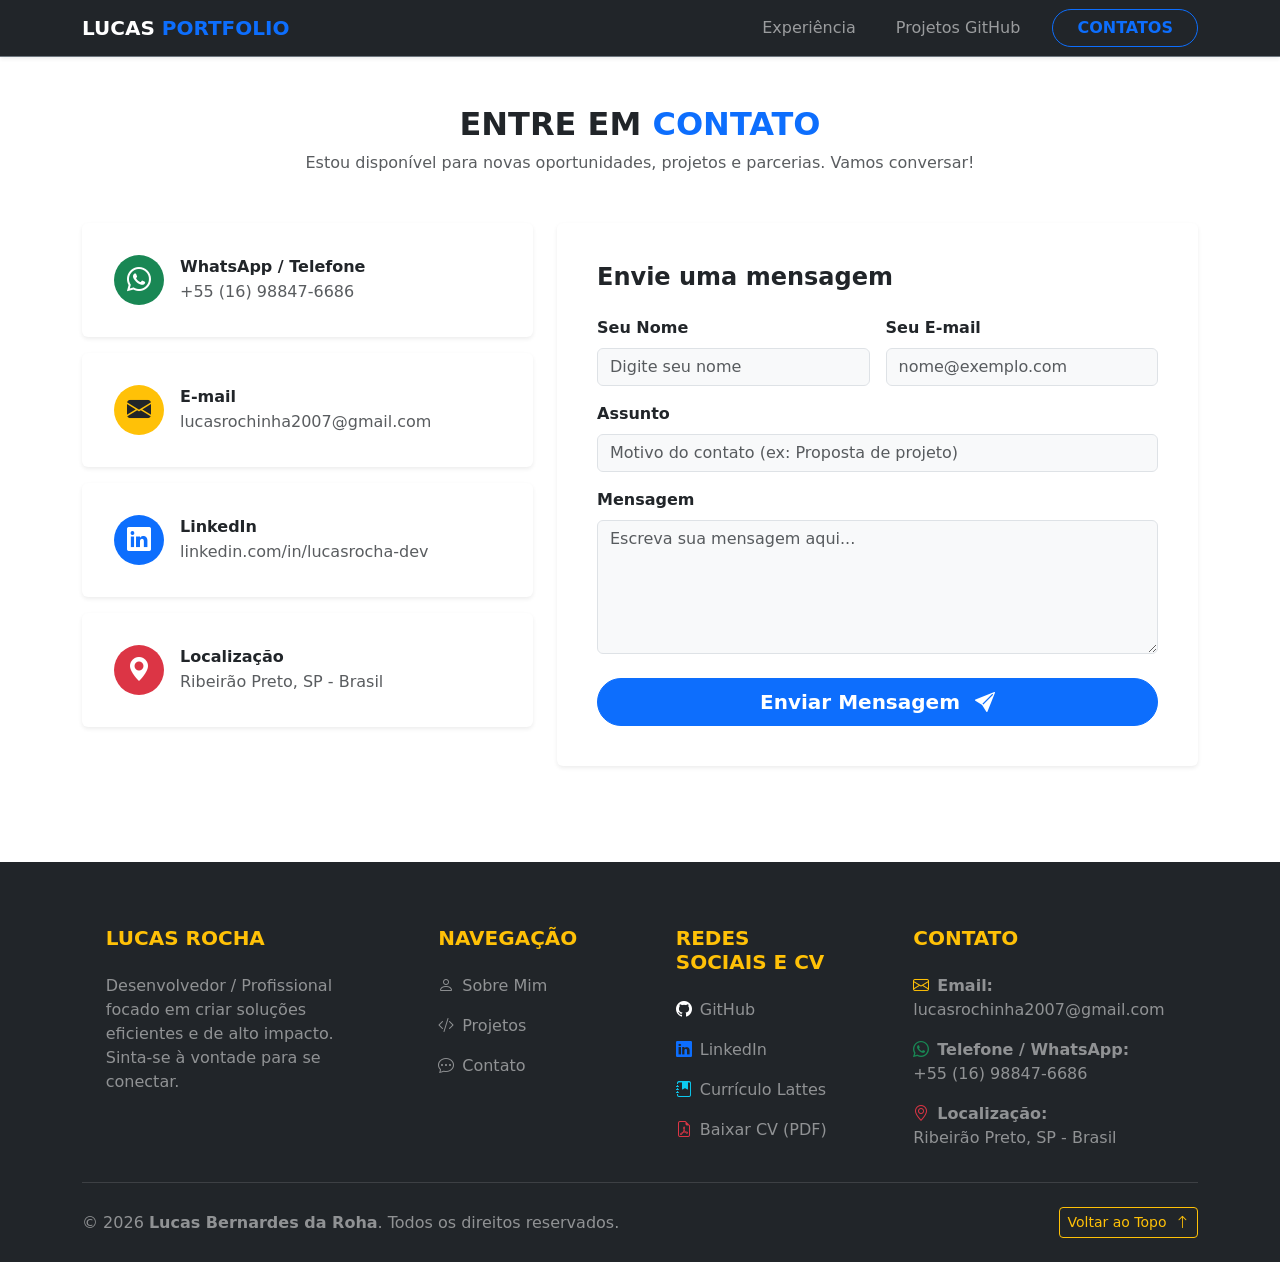
<file: contatos.html>
<!DOCTYPE html>
<html lang="pt-BR">

<head>
    <meta charset="UTF-8">
    <meta name="viewport" content="width=device-width, initial-scale=1.0">
    <title>Portfolio Lucas Bernardes da Rocha</title>

    <link rel="stylesheet" href="https://cdn.jsdelivr.net/npm/bootstrap-icons@1.11.3/font/bootstrap-icons.min.css">

    <!-- CSS do Bootstrap 5 via CDN -->
    <link href="https://cdn.jsdelivr.net/npm/bootstrap@5.3.3/dist/css/bootstrap.min.css" rel="stylesheet">
</head>

<body class="d-flex flex-column min-vh-100">
    <header class="navbar navbar-expand-md navbar-dark bg-dark border-bottom border-secondary sticky-top shadow-sm">
        <div class="container">

            <a href="index.html" class="navbar-brand fw-bold text-uppercase fs-5">
                Lucas <span class="text-primary">Portfolio</span>
            </a>


            <button class="navbar-toggler border-0" type="button" data-bs-toggle="collapse" data-bs-target="#navMenu"
                aria-controls="navMenu" aria-expanded="false" aria-label="Alternar navegação">
                <span class="navbar-toggler-icon"></span>
            </button>


            <div class="collapse navbar-collapse" id="navMenu">
                <ul class="navbar-nav ms-auto align-items-center gap-2 mt-3 mt-md-0">
                    <li class="nav-item">
                        <a href="experiencia.html" class="nav-link px-3 fw-medium">Experiência</a>
                    </li>
                    <li class="nav-item">
                        <a href="projetos.html" class="nav-link px-3 fw-medium">Projetos GitHub</a>
                    </li>
                    <li class="nav-item ms-md-2">
                        <a href="contatos.html"
                            class="btn btn-outline-primary rounded-pill px-4 fw-semibold text-uppercase">Contatos</a>
                    </li>
                </ul>
            </div>
        </div>
    </header>

    <!-- Conteúdo principal -->
    <main class="flex-grow-1 container my-5">
        <!-- Título da Seção -->
        <div class="text-center mb-5">
            <h2 class="fw-bold text-uppercase">Entre em <span class="text-primary">Contato</span></h2>
            <p class="text-muted">Estou disponível para novas oportunidades, projetos e parcerias. Vamos conversar!</p>
        </div>

        <div class="row g-4">
            <!-- Coluna da Esquerda: Cards de Informações de Contato -->
            <div class="col-lg-5">
                <div class="d-flex flex-column gap-3">

                    <!-- WhatsApp -->
                    <div class="card border-0 shadow-sm p-3">
                        <div class="card-body d-flex align-items-center gap-3">
                            <div class="bg-success text-white rounded-circle p-3 d-flex align-items-center justify-content-center"
                                style="width: 50px; height: 50px;">
                                <i class="bi bi-whatsapp fs-4"></i>
                            </div>
                            <div>
                                <h6 class="fw-bold mb-1">WhatsApp / Telefone</h6>
                                <a href="https://wa.me/5516988476686" target="_blank" rel="noopener noreferrer"
                                    class="text-decoration-none text-muted">
                                    +55 (16) 98847-6686
                                </a>
                            </div>
                        </div>
                    </div>

                    <!-- E-mail -->
                    <div class="card border-0 shadow-sm p-3">
                        <div class="card-body d-flex align-items-center gap-3">
                            <div class="bg-warning text-dark rounded-circle p-3 d-flex align-items-center justify-content-center"
                                style="width: 50px; height: 50px;">
                                <i class="bi bi-envelope-fill fs-4"></i>
                            </div>
                            <div>
                                <h6 class="fw-bold mb-1">E-mail</h5>
                                    <a href="mailto:lucasrochinha2007@gmail.com"
                                        class="text-decoration-none text-muted">
                                        lucasrochinha2007@gmail.com
                                    </a>
                            </div>
                        </div>
                    </div>

                    <!-- LinkedIn -->
                    <div class="card border-0 shadow-sm p-3">
                        <div class="card-body d-flex align-items-center gap-3">
                            <div class="bg-primary text-white rounded-circle p-3 d-flex align-items-center justify-content-center"
                                style="width: 50px; height: 50px;">
                                <i class="bi bi-linkedin fs-4"></i>
                            </div>
                            <div>
                                <h6 class="fw-bold mb-1">LinkedIn</h6>
                                <a href="https://br.linkedin.com/in/lucasrocha-dev" target="_blank"
                                    rel="noopener noreferrer" class="text-decoration-none text-muted">
                                    linkedin.com/in/lucasrocha-dev
                                </a>
                            </div>
                        </div>
                    </div>

                    <!-- Localização -->
                    <div class="card border-0 shadow-sm p-3">
                        <div class="card-body d-flex align-items-center gap-3">
                            <div class="bg-danger text-white rounded-circle p-3 d-flex align-items-center justify-content-center"
                                style="width: 50px; height: 50px;">
                                <i class="bi bi-geo-alt-fill fs-4"></i>
                            </div>
                            <div>
                                <h6 class="fw-bold mb-1">Localização</h6>
                                <span class="text-muted">Ribeirão Preto, SP - Brasil</span>
                            </div>
                        </div>
                    </div>

                </div>
            </div>

            <!-- Coluna da Direita: Formulário de Mensagem Direta -->
            <div class="col-lg-7">
                <div class="card border-0 shadow-sm p-4 h-100">
                    <div class="card-body">
                        <h4 class="fw-bold mb-4">Envie uma mensagem</h4>

                        <form action="https://api.web3forms.com/submit" method="POST">
                            <input type="hidden" name="access_key" value="f9c6424a-62c4-4c64-a018-8a9c23be7224">
                            <div class="row g-3">
                                <div class="col-md-6">
                                    <label for="nome" class="form-label fw-semibold">Seu Nome</label>
                                    <input type="text" class="form-control bg-light" id="nome" name="Nome"
                                        placeholder="Digite seu nome" required>
                                </div>

                                <div class="col-md-6">
                                    <label for="email" class="form-label fw-semibold">Seu E-mail</label>
                                    <input type="email" class="form-control bg-light" id="email" name="Email"
                                        placeholder="nome@exemplo.com" required>
                                </div>

                                <div class="col-12">
                                    <label for="assunto" class="form-label fw-semibold">Assunto</label>
                                    <input type="text" class="form-control bg-light" id="assunto" name="Assunto"
                                        placeholder="Motivo do contato (ex: Proposta de projeto)" required>
                                </div>

                                <div class="col-12">
                                    <label for="mensagem" class="form-label fw-semibold">Mensagem</label>
                                    <textarea class="form-control bg-light" id="mensagem" name="Mensagem" rows="5"
                                        placeholder="Escreva sua mensagem aqui..." required></textarea>
                                </div>

                                <div class="col-12 mt-4">
                                    <button type="submit"
                                        class="btn btn-primary btn-lg rounded-pill px-5 w-100 fw-semibold">
                                        Enviar Mensagem <i class="bi bi-send-fill ms-2"></i>
                                    </button>
                                </div>
                            </div>
                        </form>
                    </div>
                </div>
            </div>

        </div>
    </main>
    <footer class="bg-dark text-white pt-5 pb-4 mt-5">
        <div class="container text-center text-md-start">
            <div class="row text-center text-md-start">

                <div class="col-md-4 col-lg-4 col-xl-3 mx-auto mt-3">
                    <h5 class="text-uppercase mb-4 fw-bold text-warning">Lucas Rocha
                    </h5>
                    <p class="text-white-50">
                        Desenvolvedor / Profissional focado em criar soluções eficientes e de alto impacto. Sinta-se à
                        vontade para se conectar.
                    </p>
                </div>

                <div class="col-md-2 col-lg-2 col-xl-2 mx-auto mt-3">
                    <h5 class="text-uppercase mb-4 fw-bold text-warning">Navegação</h5>
                    <p>
                        <a href="index.html" class="text-white-50 text-decoration-none">
                            <i class="bi bi-person me-2"></i>Sobre Mim
                        </a>
                    </p>
                    <p>
                        <a href="projetos.html" class="text-white-50 text-decoration-none">
                            <i class="bi bi-code-slash me-2"></i>Projetos
                        </a>
                    </p>
                    <p>
                        <a href="contatos.html" class="text-white-50 text-decoration-none">
                            <i class="bi bi-chat-dots me-2"></i>Contato
                        </a>
                    </p>
                </div>

                <div class="col-md-3 col-lg-2 col-xl-2 mx-auto mt-3">
                    <h5 class="text-uppercase mb-4 fw-bold text-warning">Redes sociais e cv</h5>

                    <!-- GitHub -->
                    <p>
                        <a href="https://github.com/Luc4sR0cha" target="_blank" rel="noopener noreferrer"
                            class="text-white-50 text-decoration-none">
                            <i class="bi bi-github me-2 text-white"></i>GitHub
                        </a>
                    </p>

                    <!-- LinkedIn -->
                    <p>
                        <a href="https://br.linkedin.com/in/lucasrocha-dev" target="_blank" rel="noopener noreferrer"
                            class="text-white-50 text-decoration-none">
                            <i class="bi bi-linkedin me-2 text-primary"></i>LinkedIn
                        </a>
                    </p>

                    <!-- Currículo Lattes -->
                    <p>
                        <a href="http://lattes.cnpq.br/5016628602540425" target="_blank" rel="noopener noreferrer"
                            class="text-white-50 text-decoration-none">
                            <i class="bi bi-journal-bookmark-fill me-2 text-info"></i>Currículo Lattes
                        </a>
                    </p>

                    <!-- Portfólio / Resumo em PDF -->
                    <p>
                        <a href="Curriculo_Lucas_Rocha.pdf" target="_blank" class="text-white-50 text-decoration-none">
                            <i class="bi bi-file-earmark-pdf me-2 text-danger"></i>Baixar CV (PDF)
                        </a>
                    </p>
                </div>

                <!-- Coluna 4: Contato Direto -->
                <div class="col-md-4 col-lg-3 col-xl-3 mx-auto mt-3">
                    <h5 class="text-uppercase mb-4 fw-bold text-warning">Contato</h5>

                    <!-- E-mail -->
                    <p class="text-white-50">
                        <i class="bi bi-envelope me-2 text-warning"></i><strong>Email:</strong><br>
                        <a href="mailto:lucasrochinha2007@gmail.com" class="text-white-50 text-decoration-none">
                            lucasrochinha2007@gmail.com
                        </a>
                    </p>

                    <!-- WhatsApp / Telefone -->
                    <p class="text-white-50">
                        <i class="bi bi-whatsapp me-2 text-success"></i><strong>Telefone / WhatsApp:</strong><br>
                        <a href="https://wa.me/5516988476686" target="_blank" rel="noopener noreferrer"
                            class="text-white-50 text-decoration-none">
                            +55 (16) 98847-6686
                        </a>
                    </p>

                    <!-- Localização -->
                    <p class="text-white-50 mb-0">
                        <i class="bi bi-geo-alt me-2 text-danger"></i><strong>Localização:</strong><br>
                        Ribeirão Preto, SP - Brasil
                    </p>
                </div>

            </div>

            <hr class="mb-4 mt-4 text-white-50">

            <div class="row align-items-center">
                <div class="col-md-7 col-lg-8">
                    <p class="text-white-50 mb-0">
                        &copy; 2026 <strong>Lucas Bernardes da Roha</strong>. Todos os direitos reservados.
                    </p>
                </div>

                <div class="col-md-5 col-lg-4 text-center text-md-end mt-3 mt-md-0">
                    <a href="" class="btn btn-outline-warning btn-sm">
                        Voltar ao Topo <i class="bi bi-arrow-up ms-1"></i>
                    </a>
                </div>
            </div>

        </div>
    </footer>



    <!-- JS do Bootstrap 5 (inclui Popper para Modais, Dropdowns e Tooltips) -->
    <script src="https://cdn.jsdelivr.net/npm/bootstrap@5.3.3/dist/js/bootstrap.bundle.min.js"></script>
</body>

</html>
</file>
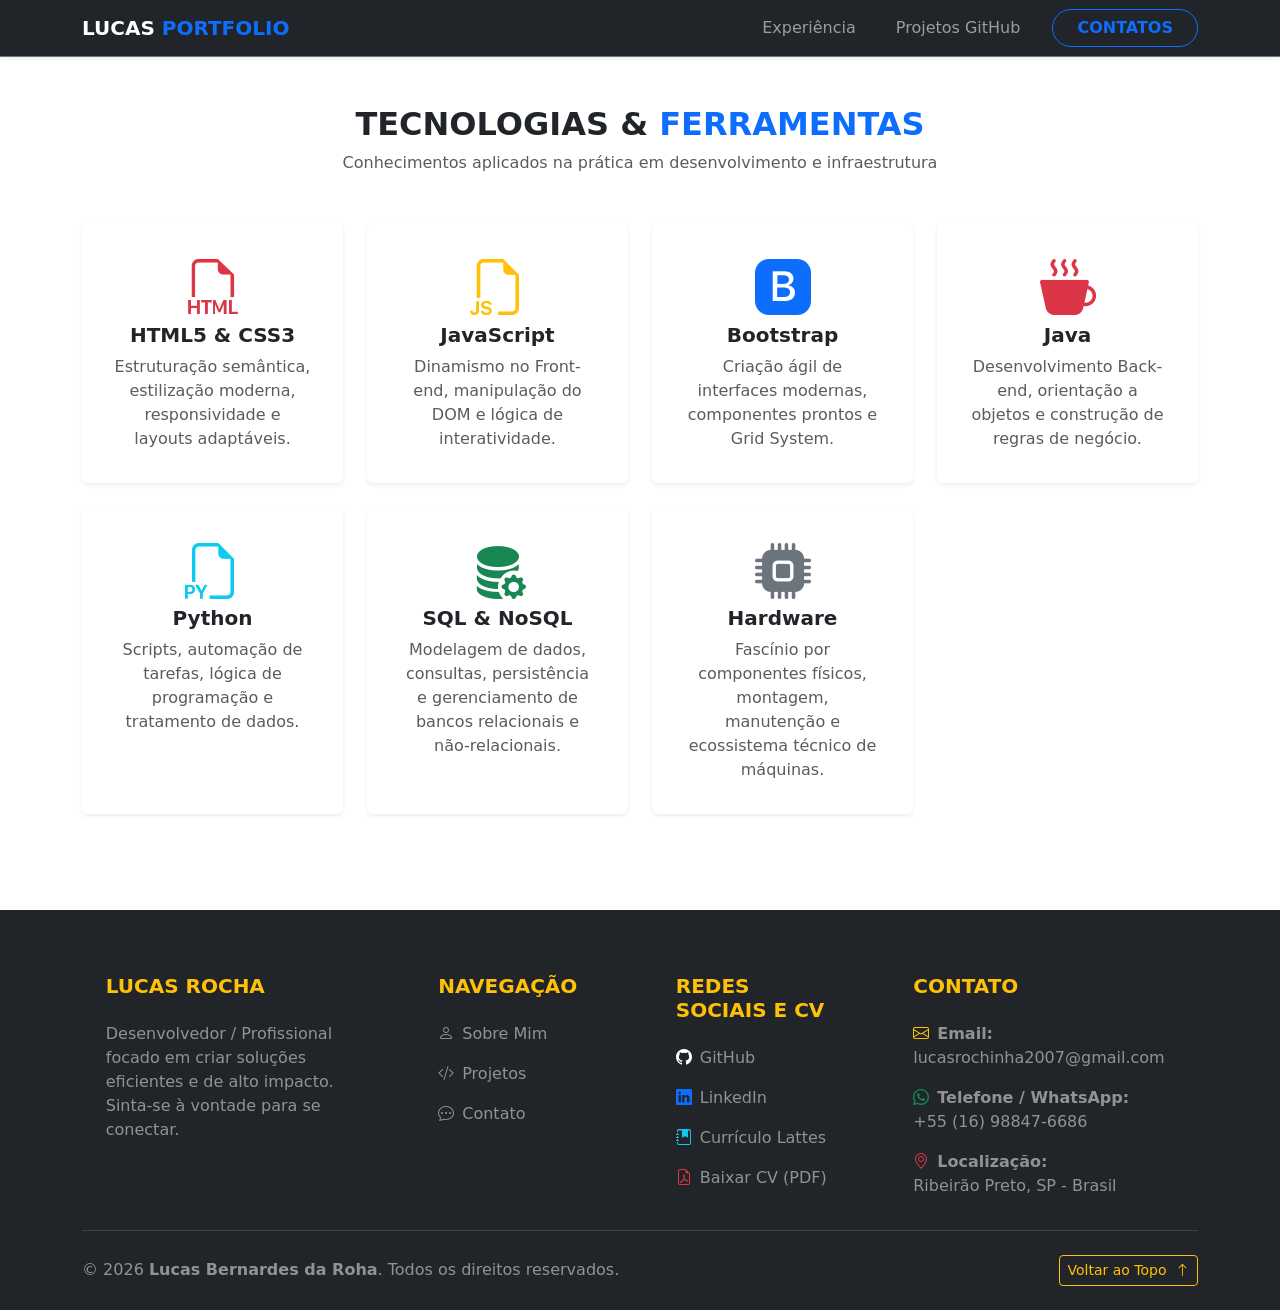
<file: experiencia.html>
<!DOCTYPE html>
<html lang="pt-BR">

<head>
    <!-- Contato, links para portfólio e 
   GitHub, resumo técnico direto, habilidades divididas por categorias, 
   experiências com foco em impacto, e formação ou cursos -->
    <meta charset="UTF-8">
    <meta name="viewport" content="width=device-width, initial-scale=1.0">
    <title>Portfolio Lucas Bernardes da Rocha</title>

    <link rel="stylesheet" href="https://cdn.jsdelivr.net/npm/bootstrap-icons@1.11.3/font/bootstrap-icons.min.css">

    <!-- CSS do Bootstrap 5 via CDN -->
    <link href="https://cdn.jsdelivr.net/npm/bootstrap@5.3.3/dist/css/bootstrap.min.css" rel="stylesheet">
</head>

<body class="d-flex flex-column min-vh-100">
    <header class="navbar navbar-expand-md navbar-dark bg-dark border-bottom border-secondary sticky-top shadow-sm">
        <div class="container">

            <a href="index.html" class="navbar-brand fw-bold text-uppercase fs-5">
                Lucas <span class="text-primary">Portfolio</span>
            </a>


            <button class="navbar-toggler border-0" type="button" data-bs-toggle="collapse" data-bs-target="#navMenu"
                aria-controls="navMenu" aria-expanded="false" aria-label="Alternar navegação">
                <span class="navbar-toggler-icon"></span>
            </button>


            <div class="collapse navbar-collapse" id="navMenu">
                <ul class="navbar-nav ms-auto align-items-center gap-2 mt-3 mt-md-0">
                    <li class="nav-item">
                        <a href="experiencia.html" class="nav-link px-3 fw-medium">Experiência</a>
                    </li>
                    <li class="nav-item">
                        <a href="projetos.html" class="nav-link px-3 fw-medium">Projetos GitHub</a>
                    </li>
                    <li class="nav-item ms-md-2">
                        <a href="contatos.html"
                            class="btn btn-outline-primary rounded-pill px-4 fw-semibold text-uppercase">Contatos</a>
                    </li>
                </ul>
            </div>
        </div>
    </header>

    <main class="flex-grow-1 container my-5">
        <!-- Título da Seção -->
        <div class="text-center mb-5">
            <h2 class="fw-bold text-uppercase">Tecnologias & <span class="text-primary">Ferramentas</span></h2>
            <p class="text-muted">Conhecimentos aplicados na prática em desenvolvimento e infraestrutura</p>
        </div>

        <!-- Grid de Cards -->
        <div class="row row-cols-1 row-cols-md-2 row-cols-lg-4 g-4">

            <!-- Card HTML5 & CSS3 -->
            <div class="col">
                <div class="card h-100 border-0 shadow-sm text-center p-3">
                    <div class="card-body">
                        <i class="bi bi-filetype-html display-4 text-danger mb-3"></i>
                        <h5 class="card-title fw-bold">HTML5 & CSS3</h5>
                        <p class="card-text text-muted fs-6">Estruturação semântica, estilização moderna, responsividade
                            e layouts adaptáveis.</p>
                    </div>
                </div>
            </div>

            <!-- Card JavaScript -->
            <div class="col">
                <div class="card h-100 border-0 shadow-sm text-center p-3">
                    <div class="card-body">
                        <i class="bi bi-filetype-js display-4 text-warning mb-3"></i>
                        <h5 class="card-title fw-bold">JavaScript</h5>
                        <p class="card-text text-muted fs-6">Dinamismo no Front-end, manipulação do DOM e lógica de
                            interatividade.</p>
                    </div>
                </div>
            </div>

            <!-- Card Bootstrap -->
            <div class="col">
                <div class="card h-100 border-0 shadow-sm text-center p-3">
                    <div class="card-body">
                        <i class="bi bi-bootstrap-fill display-4 text-primary mb-3"></i>
                        <h5 class="card-title fw-bold">Bootstrap</h5>
                        <p class="card-text text-muted fs-6">Criação ágil de interfaces modernas, componentes prontos e
                            Grid System.</p>
                    </div>
                </div>
            </div>

            <!-- Card Java -->
            <div class="col">
                <div class="card h-100 border-0 shadow-sm text-center p-3">
                    <div class="card-body">
                        <i class="bi bi-cup-hot-fill display-4 text-danger mb-3"></i>
                        <h5 class="card-title fw-bold">Java</h5>
                        <p class="card-text text-muted fs-6">Desenvolvimento Back-end, orientação a objetos e construção
                            de regras de negócio.</p>
                    </div>
                </div>
            </div>

            <!-- Card Python -->
            <div class="col">
                <div class="card h-100 border-0 shadow-sm text-center p-3">
                    <div class="card-body">
                        <i class="bi bi-filetype-py display-4 text-info mb-3"></i>
                        <h5 class="card-title fw-bold">Python</h5>
                        <p class="card-text text-muted fs-6">Scripts, automação de tarefas, lógica de programação e
                            tratamento de dados.</p>
                    </div>
                </div>
            </div>

            <!-- Card SQL & NoSQL -->
            <div class="col">
                <div class="card h-100 border-0 shadow-sm text-center p-3">
                    <div class="card-body">
                        <i class="bi bi-database-fill-gear display-4 text-success mb-3"></i>
                        <h5 class="card-title fw-bold">SQL & NoSQL</h5>
                        <p class="card-text text-muted fs-6">Modelagem de dados, consultas, persistência e gerenciamento
                            de bancos relacionais e não-relacionais.</p>
                    </div>
                </div>
            </div>

            <!-- Card Hardware -->
            <div class="col">
                <div class="card h-100 border-0 shadow-sm text-center p-3">
                    <div class="card-body">
                        <i class="bi bi-cpu-fill display-4 text-secondary mb-3"></i>
                        <h5 class="card-title fw-bold">Hardware</h5>
                        <p class="card-text text-muted fs-6">Fascínio por componentes físicos, montagem, manutenção e
                            ecossistema técnico de máquinas.</p>
                    </div>
                </div>
            </div>

        </div>
    </main>

    <footer class="bg-dark text-white pt-5 pb-4 mt-5">
        <div class="container text-center text-md-start">
            <div class="row text-center text-md-start">

                <div class="col-md-4 col-lg-4 col-xl-3 mx-auto mt-3">
                    <h5 class="text-uppercase mb-4 fw-bold text-warning">Lucas Rocha
                    </h5>
                    <p class="text-white-50">
                        Desenvolvedor / Profissional focado em criar soluções eficientes e de alto impacto. Sinta-se à
                        vontade para se conectar.
                    </p>
                </div>

                <div class="col-md-2 col-lg-2 col-xl-2 mx-auto mt-3">
                    <h5 class="text-uppercase mb-4 fw-bold text-warning">Navegação</h5>
                    <p>
                        <a href="index.html" class="text-white-50 text-decoration-none">
                            <i class="bi bi-person me-2"></i>Sobre Mim
                        </a>
                    </p>
                    <p>
                        <a href="projetos.html" class="text-white-50 text-decoration-none">
                            <i class="bi bi-code-slash me-2"></i>Projetos
                        </a>
                    </p>
                    <p>
                        <a href="contatos.html" class="text-white-50 text-decoration-none">
                            <i class="bi bi-chat-dots me-2"></i>Contato
                        </a>
                    </p>
                </div>

                <div class="col-md-3 col-lg-2 col-xl-2 mx-auto mt-3">
                    <h5 class="text-uppercase mb-4 fw-bold text-warning">Redes sociais e cv</h5>

                    <!-- GitHub -->
                    <p>
                        <a href="https://github.com/Luc4sR0cha" target="_blank" rel="noopener noreferrer"
                            class="text-white-50 text-decoration-none">
                            <i class="bi bi-github me-2 text-white"></i>GitHub
                        </a>
                    </p>

                    <!-- LinkedIn -->
                    <p>
                        <a href="https://br.linkedin.com/in/lucasrocha-dev" target="_blank" rel="noopener noreferrer"
                            class="text-white-50 text-decoration-none">
                            <i class="bi bi-linkedin me-2 text-primary"></i>LinkedIn
                        </a>
                    </p>

                    <!-- Currículo Lattes -->
                    <p>
                        <a href="http://lattes.cnpq.br/5016628602540425" target="_blank" rel="noopener noreferrer"
                            class="text-white-50 text-decoration-none">
                            <i class="bi bi-journal-bookmark-fill me-2 text-info"></i>Currículo Lattes
                        </a>
                    </p>

                    <!-- Portfólio / Resumo em PDF -->
                    <p>
                        <a href="Curriculo_Lucas_Rocha.pdf" target="_blank" class="text-white-50 text-decoration-none">
                            <i class="bi bi-file-earmark-pdf me-2 text-danger"></i>Baixar CV (PDF)
                        </a>
                    </p>
                </div>

                <!-- Coluna 4: Contato Direto -->
                <div class="col-md-4 col-lg-3 col-xl-3 mx-auto mt-3">
                    <h5 class="text-uppercase mb-4 fw-bold text-warning">Contato</h5>

                    <!-- E-mail -->
                    <p class="text-white-50">
                        <i class="bi bi-envelope me-2 text-warning"></i><strong>Email:</strong><br>
                        <a href="mailto:lucasrochinha2007@gmail.com" class="text-white-50 text-decoration-none">
                            lucasrochinha2007@gmail.com
                        </a>
                    </p>

                    <!-- WhatsApp / Telefone -->
                    <p class="text-white-50">
                        <i class="bi bi-whatsapp me-2 text-success"></i><strong>Telefone / WhatsApp:</strong><br>
                        <a href="https://wa.me/5516988476686" target="_blank" rel="noopener noreferrer"
                            class="text-white-50 text-decoration-none">
                            +55 (16) 98847-6686
                        </a>
                    </p>

                    <!-- Localização -->
                    <p class="text-white-50 mb-0">
                        <i class="bi bi-geo-alt me-2 text-danger"></i><strong>Localização:</strong><br>
                        Ribeirão Preto, SP - Brasil
                    </p>
                </div>

            </div>

            <hr class="mb-4 mt-4 text-white-50">

            <div class="row align-items-center">
                <div class="col-md-7 col-lg-8">
                    <p class="text-white-50 mb-0">
                        &copy; 2026 <strong>Lucas Bernardes da Roha</strong>. Todos os direitos reservados.
                    </p>
                </div>

                <div class="col-md-5 col-lg-4 text-center text-md-end mt-3 mt-md-0">
                    <a href="" class="btn btn-outline-warning btn-sm">
                        Voltar ao Topo <i class="bi bi-arrow-up ms-1"></i>
                    </a>
                </div>
            </div>

        </div>
    </footer>



    <!-- JS do Bootstrap 5 (inclui Popper para Modais, Dropdowns e Tooltips) -->
    <script src="https://cdn.jsdelivr.net/npm/bootstrap@5.3.3/dist/js/bootstrap.bundle.min.js"></script>
</body>

</html>
</file>
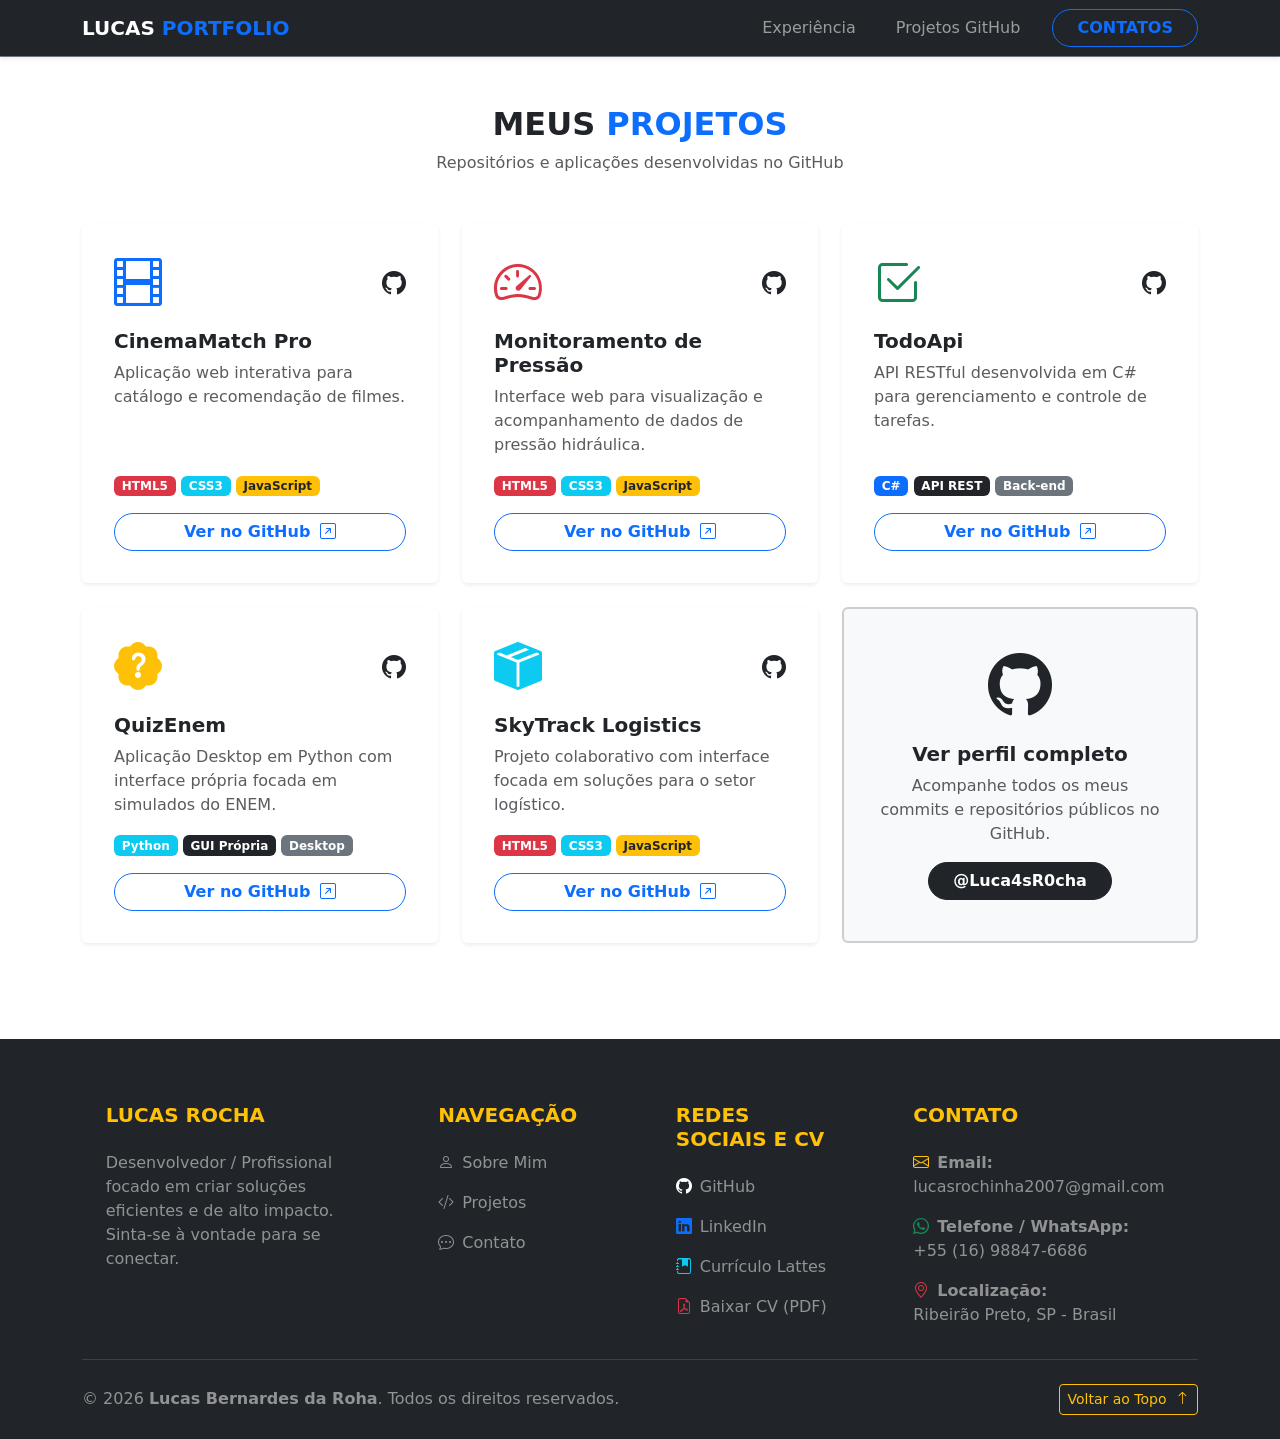
<file: projetos.html>
<!DOCTYPE html>
<html lang="pt-BR">

<head>
    <!-- Contato, links para portfólio e 
   GitHub, resumo técnico direto, habilidades divididas por categorias, 
   experiências com foco em impacto, e formação ou cursos -->
    <meta charset="UTF-8">
    <meta name="viewport" content="width=device-width, initial-scale=1.0">
    <title>Portfolio Lucas Bernardes da Rocha</title>

    <link rel="stylesheet" href="https://cdn.jsdelivr.net/npm/bootstrap-icons@1.11.3/font/bootstrap-icons.min.css">

    <!-- CSS do Bootstrap 5 via CDN -->
    <link href="https://cdn.jsdelivr.net/npm/bootstrap@5.3.3/dist/css/bootstrap.min.css" rel="stylesheet">
</head>

<body class="d-flex flex-column min-vh-100">
    <header class="navbar navbar-expand-md navbar-dark bg-dark border-bottom border-secondary sticky-top shadow-sm">
        <div class="container">

            <a href="index.html" class="navbar-brand fw-bold text-uppercase fs-5">
                Lucas <span class="text-primary">Portfolio</span>
            </a>


            <button class="navbar-toggler border-0" type="button" data-bs-toggle="collapse" data-bs-target="#navMenu"
                aria-controls="navMenu" aria-expanded="false" aria-label="Alternar navegação">
                <span class="navbar-toggler-icon"></span>
            </button>


            <div class="collapse navbar-collapse" id="navMenu">
                <ul class="navbar-nav ms-auto align-items-center gap-2 mt-3 mt-md-0">
                    <li class="nav-item">
                        <a href="experiencia.html" class="nav-link px-3 fw-medium">Experiência</a>
                    </li>
                    <li class="nav-item">
                        <a href="projetos.html" class="nav-link px-3 fw-medium">Projetos GitHub</a>
                    </li>
                    <li class="nav-item ms-md-2">
                        <a href="contatos.html"
                            class="btn btn-outline-primary rounded-pill px-4 fw-semibold text-uppercase">Contatos</a>
                    </li>
                </ul>
            </div>
        </div>
    </header>

    <!-- Conteúdo principal -->
    <main class="flex-grow-1 container my-5">
        <div class="text-center mb-5">
            <h2 class="fw-bold text-uppercase">Meus <span class="text-primary">Projetos</span></h2>
            <p class="text-muted">Repositórios e aplicações desenvolvidas no GitHub</p>
        </div>

        <div class="row row-cols-1 row-cols-md-2 row-cols-lg-3 g-4">

            <!-- Projeto 1: CinemaMatch Pro -->
            <div class="col">
                <div class="card h-100 border-0 shadow-sm p-3">
                    <div class="card-body d-flex flex-column">
                        <div class="d-flex justify-content-between align-items-center mb-3">
                            <i class="bi bi-film display-5 text-primary"></i>
                            <a href="https://github.com/Luca4sR0cha/CINEMAMATCH_PRO" target="_blank"
                                rel="noopener noreferrer" class="text-dark fs-4">
                                <i class="bi bi-github"></i>
                            </a>
                        </div>
                        <h5 class="card-title fw-bold">CinemaMatch Pro</h5>
                        <p class="card-text text-muted flex-grow-1">Aplicação web interativa para catálogo e
                            recomendação de filmes.</p>
                        <div class="mb-3">
                            <span class="badge text-bg-danger">HTML5</span>
                            <span class="badge text-bg-info text-white">CSS3</span>
                            <span class="badge text-bg-warning text-dark">JavaScript</span>
                        </div>
                        <a href="https://github.com/Luca4sR0cha/CINEMAMATCH_PRO" target="_blank"
                            rel="noopener noreferrer" class="btn btn-outline-primary w-100 rounded-pill fw-semibold">
                            Ver no GitHub <i class="bi bi-arrow-up-right-square ms-1"></i>
                        </a>
                    </div>
                </div>
            </div>

            <!-- Projeto 2: Sistema de Monitoramento de Pressão Hidráulica -->
            <div class="col">
                <div class="card h-100 border-0 shadow-sm p-3">
                    <div class="card-body d-flex flex-column">
                        <div class="d-flex justify-content-between align-items-center mb-3">
                            <i class="bi bi-speedometer2 display-5 text-danger"></i>
                            <a href="https://github.com/Luca4sR0cha/Sistema_de_Monitoramento_de_Pressao_Hidraulica"
                                target="_blank" rel="noopener noreferrer" class="text-dark fs-4">
                                <i class="bi bi-github"></i>
                            </a>
                        </div>
                        <h5 class="card-title fw-bold">Monitoramento de Pressão</h5>
                        <p class="card-text text-muted flex-grow-1">Interface web para visualização e acompanhamento de
                            dados de pressão hidráulica.</p>
                        <div class="mb-3">
                            <span class="badge text-bg-danger">HTML5</span>
                            <span class="badge text-bg-info text-white">CSS3</span>
                            <span class="badge text-bg-warning text-dark">JavaScript</span>
                        </div>
                        <a href="https://github.com/Luca4sR0cha/Sistema_de_Monitoramento_de_Pressao_Hidraulica"
                            target="_blank" rel="noopener noreferrer"
                            class="btn btn-outline-primary w-100 rounded-pill fw-semibold">
                            Ver no GitHub <i class="bi bi-arrow-up-right-square ms-1"></i>
                        </a>
                    </div>
                </div>
            </div>

            <!-- Projeto 3: TodoApi -->
            <div class="col">
                <div class="card h-100 border-0 shadow-sm p-3">
                    <div class="card-body d-flex flex-column">
                        <div class="d-flex justify-content-between align-items-center mb-3">
                            <i class="bi bi-check2-square display-5 text-success"></i>
                            <a href="https://github.com/Luca4sR0cha/TodoApi" target="_blank" rel="noopener noreferrer"
                                class="text-dark fs-4">
                                <i class="bi bi-github"></i>
                            </a>
                        </div>
                        <h5 class="card-title fw-bold">TodoApi</h5>
                        <p class="card-text text-muted flex-grow-1">API RESTful desenvolvida em C# para gerenciamento e
                            controle de tarefas.</p>
                        <div class="mb-3">
                            <span class="badge text-bg-primary">C#</span>
                            <span class="badge text-bg-dark">API REST</span>
                            <span class="badge text-bg-secondary">Back-end</span>
                        </div>
                        <a href="https://github.com/Luca4sR0cha/TodoApi" target="_blank" rel="noopener noreferrer"
                            class="btn btn-outline-primary w-100 rounded-pill fw-semibold">
                            Ver no GitHub <i class="bi bi-arrow-up-right-square ms-1"></i>
                        </a>
                    </div>
                </div>
            </div>

            <!-- Projeto 4: QuizEnem -->
            <div class="col">
                <div class="card h-100 border-0 shadow-sm p-3">
                    <div class="card-body d-flex flex-column">
                        <div class="d-flex justify-content-between align-items-center mb-3">
                            <i class="bi bi-patch-question-fill display-5 text-warning"></i>
                            <a href="https://github.com/Luca4sR0cha/QuizEnem" target="_blank" rel="noopener noreferrer"
                                class="text-dark fs-4">
                                <i class="bi bi-github"></i>
                            </a>
                        </div>
                        <h5 class="card-title fw-bold">QuizEnem</h5>
                        <p class="card-text text-muted flex-grow-1">Aplicação Desktop em Python com interface própria
                            focada em simulados do ENEM.</p>
                        <div class="mb-3">
                            <span class="badge text-bg-info text-white">Python</span>
                            <span class="badge text-bg-dark">GUI Própria</span>
                            <span class="badge text-bg-secondary">Desktop</span>
                        </div>
                        <a href="https://github.com/Luca4sR0cha/QuizEnem" target="_blank" rel="noopener noreferrer"
                            class="btn btn-outline-primary w-100 rounded-pill fw-semibold">
                            Ver no GitHub <i class="bi bi-arrow-up-right-square ms-1"></i>
                        </a>
                    </div>
                </div>
            </div>

            <!-- Projeto 5: SkyTrack Logistics -->
            <div class="col">
                <div class="card h-100 border-0 shadow-sm p-3">
                    <div class="card-body d-flex flex-column">
                        <div class="d-flex justify-content-between align-items-center mb-3">
                            <i class="bi bi-box-seam-fill display-5 text-info"></i>
                            <a href="https://github.com/brugnoloJoao/skytrack-logistics" target="_blank"
                                rel="noopener noreferrer" class="text-dark fs-4">
                                <i class="bi bi-github"></i>
                            </a>
                        </div>
                        <h5 class="card-title fw-bold">SkyTrack Logistics</h5>
                        <p class="card-text text-muted flex-grow-1">Projeto colaborativo com interface focada em
                            soluções para o setor logístico.</p>
                        <div class="mb-3">
                            <span class="badge text-bg-danger">HTML5</span>
                            <span class="badge text-bg-info text-white">CSS3</span>
                            <span class="badge text-bg-warning text-dark">JavaScript</span>
                        </div>
                        <a href="https://github.com/brugnoloJoao/skytrack-logistics" target="_blank"
                            rel="noopener noreferrer" class="btn btn-outline-primary w-100 rounded-pill fw-semibold">
                            Ver no GitHub <i class="bi bi-arrow-up-right-square ms-1"></i>
                        </a>
                    </div>
                </div>
            </div>

            <!-- Card CTA: Perfil do GitHub -->
            <div class="col">
                <div
                    class="card h-100 border-2 border-dashed bg-light p-3 text-center d-flex align-items-center justify-content-center">
                    <div class="card-body d-flex flex-column justify-content-center align-items-center">
                        <i class="bi bi-github display-3 text-dark mb-3"></i>
                        <h5 class="card-title fw-bold">Ver perfil completo</h5>
                        <p class="card-text text-muted">Acompanhe todos os meus commits e repositórios públicos no
                            GitHub.</p>
                        <a href="https://github.com/Luca4sR0cha" target="_blank" rel="noopener noreferrer"
                            class="btn btn-dark rounded-pill fw-semibold px-4">
                            @Luca4sR0cha
                        </a>
                    </div>
                </div>
            </div>

        </div>
    </main>

    <footer class="bg-dark text-white pt-5 pb-4 mt-5">
        <div class="container text-center text-md-start">
            <div class="row text-center text-md-start">

                <div class="col-md-4 col-lg-4 col-xl-3 mx-auto mt-3">
                    <h5 class="text-uppercase mb-4 fw-bold text-warning">Lucas Rocha
                    </h5>
                    <p class="text-white-50">
                        Desenvolvedor / Profissional focado em criar soluções eficientes e de alto impacto. Sinta-se à
                        vontade para se conectar.
                    </p>
                </div>

                <div class="col-md-2 col-lg-2 col-xl-2 mx-auto mt-3">
                    <h5 class="text-uppercase mb-4 fw-bold text-warning">Navegação</h5>
                    <p>
                        <a href="index.html" class="text-white-50 text-decoration-none">
                            <i class="bi bi-person me-2"></i>Sobre Mim
                        </a>
                    </p>
                    <p>
                        <a href="projetos.html" class="text-white-50 text-decoration-none">
                            <i class="bi bi-code-slash me-2"></i>Projetos
                        </a>
                    </p>
                    <p>
                        <a href="contatos.html" class="text-white-50 text-decoration-none">
                            <i class="bi bi-chat-dots me-2"></i>Contato
                        </a>
                    </p>
                </div>

                <div class="col-md-3 col-lg-2 col-xl-2 mx-auto mt-3">
                    <h5 class="text-uppercase mb-4 fw-bold text-warning">Redes sociais e cv</h5>

                    <!-- GitHub -->
                    <p>
                        <a href="https://github.com/Luc4sR0cha" target="_blank" rel="noopener noreferrer"
                            class="text-white-50 text-decoration-none">
                            <i class="bi bi-github me-2 text-white"></i>GitHub
                        </a>
                    </p>

                    <!-- LinkedIn -->
                    <p>
                        <a href="https://br.linkedin.com/in/lucasrocha-dev" target="_blank" rel="noopener noreferrer"
                            class="text-white-50 text-decoration-none">
                            <i class="bi bi-linkedin me-2 text-primary"></i>LinkedIn
                        </a>
                    </p>

                    <!-- Currículo Lattes -->
                    <p>
                        <a href="http://lattes.cnpq.br/5016628602540425" target="_blank" rel="noopener noreferrer"
                            class="text-white-50 text-decoration-none">
                            <i class="bi bi-journal-bookmark-fill me-2 text-info"></i>Currículo Lattes
                        </a>
                    </p>

                    <!-- Portfólio / Resumo em PDF -->
                    <p>
                        <a href="Curriculo_Lucas_Rocha.pdf" target="_blank" class="text-white-50 text-decoration-none">
                            <i class="bi bi-file-earmark-pdf me-2 text-danger"></i>Baixar CV (PDF)
                        </a>
                    </p>
                </div>

                <!-- Coluna 4: Contato Direto -->
                <div class="col-md-4 col-lg-3 col-xl-3 mx-auto mt-3">
                    <h5 class="text-uppercase mb-4 fw-bold text-warning">Contato</h5>

                    <!-- E-mail -->
                    <p class="text-white-50">
                        <i class="bi bi-envelope me-2 text-warning"></i><strong>Email:</strong><br>
                        <a href="mailto:lucasrochinha2007@gmail.com" class="text-white-50 text-decoration-none">
                            lucasrochinha2007@gmail.com
                        </a>
                    </p>

                    <!-- WhatsApp / Telefone -->
                    <p class="text-white-50">
                        <i class="bi bi-whatsapp me-2 text-success"></i><strong>Telefone / WhatsApp:</strong><br>
                        <a href="https://wa.me/5516988476686" target="_blank" rel="noopener noreferrer"
                            class="text-white-50 text-decoration-none">
                            +55 (16) 98847-6686
                        </a>
                    </p>

                    <!-- Localização -->
                    <p class="text-white-50 mb-0">
                        <i class="bi bi-geo-alt me-2 text-danger"></i><strong>Localização:</strong><br>
                        Ribeirão Preto, SP - Brasil
                    </p>
                </div>

            </div>

            <hr class="mb-4 mt-4 text-white-50">

            <div class="row align-items-center">
                <div class="col-md-7 col-lg-8">
                    <p class="text-white-50 mb-0">
                        &copy; 2026 <strong>Lucas Bernardes da Roha</strong>. Todos os direitos reservados.
                    </p>
                </div>

                <div class="col-md-5 col-lg-4 text-center text-md-end mt-3 mt-md-0">
                    <a href="" class="btn btn-outline-warning btn-sm">
                        Voltar ao Topo <i class="bi bi-arrow-up ms-1"></i>
                    </a>
                </div>
            </div>

        </div>
    </footer>


    <!-- JS do Bootstrap 5 (inclui Popper para Modais, Dropdowns e Tooltips) -->
    <script src="https://cdn.jsdelivr.net/npm/bootstrap@5.3.3/dist/js/bootstrap.bundle.min.js"></script>
</body>

</html>
</file>
